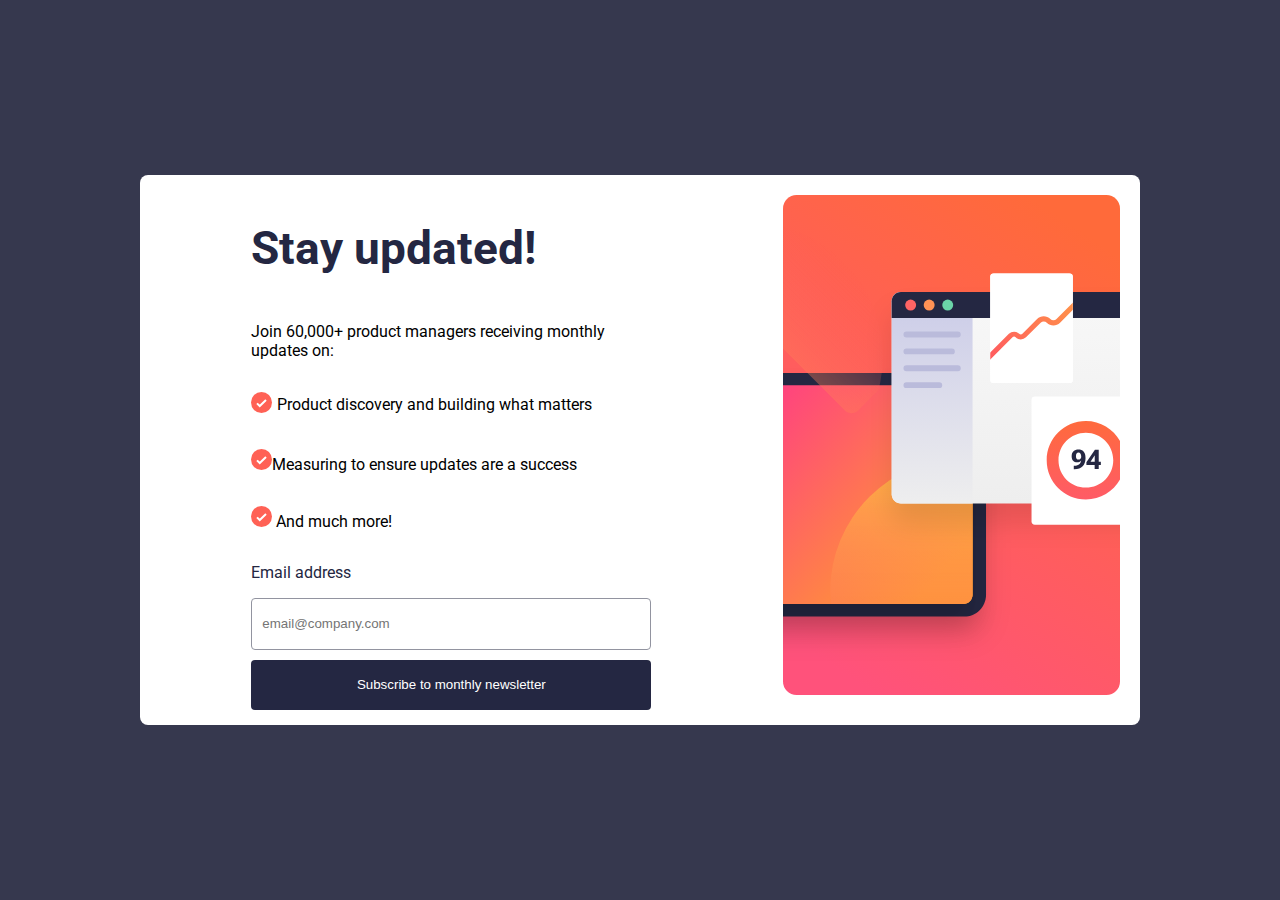
<file: newsletter-sign-up-with-success-message-main/index.html>
<!DOCTYPE html>
<html lang="en">
<head>
  <meta charset="UTF-8">
  <meta name="viewport" content="width=device-width, initial-scale=1.0"> <!-- displays site properly based on user's device -->
  <link rel="stylesheet" href="style.css">
  <link rel="icon" type="image/png" sizes="32x32" href="./assets/images/favicon-32x32.png">
  <link rel="preconnect" href="https://fonts.googleapis.com">
  <link rel="preconnect" href="https://fonts.gstatic.com" crossorigin>
  <link href="https://fonts.googleapis.com/css2?family=Roboto:ital,wght@0,100;0,300;0,400;0,500;0,700;0,900;1,100;1,300;1,400;1,500;1,700;1,900&display=swap" rel="stylesheet">
  <title>Frontend Mentor | Newsletter sign-up form with success message</title>

  <!-- Feel free to remove these styles or customise in your own stylesheet 👍 -->
  <style>
    .attribution { font-size: 11px; text-align: center; }
    .attribution a { color: hsl(228, 45%, 44%); }
  </style>
</head>
<body>

  <!-- Sign-up form start -->
<div class="main">
 <div id="left">
  <h1> Stay updated!</h1>
  <p>Join 60,000+ product managers receiving monthly updates on:</p>
  <p><span class="list"><img src="assets/images/icon-list.svg" alt="list"></span>Product discovery and building what matters</p>
  <p><span class="list"><img src="assets/images/icon-list.svg" alt="list">Measuring to ensure updates are a success</p>
  <p><span class="list"><img src="assets/images/icon-list.svg" alt="list"> And much more!</p>

    
      <p id="email">Email address <span id="valid" class="display-no">Valid email required</span></p>
      <input type="text" placeholder="email@company.com" id="input">
    
    <button id="btn">Subscribe to monthly newsletter</button>
    
  

</div id="right"> 
    <img id="kep" src="assets/images/illustration-sign-up-desktop.svg" alt="kep">
</div>
 

  <!-- Sign-up form end -->

  <!-- Success message start 
  
-->

  

  <!-- Success message end 
  <div class="attribution">
    Challenge by <a href="https://www.frontendmentor.io?ref=challenge" target="_blank">Frontend Mentor</a>. 
    Coded by <a href="#">Your Name Here</a>.
  </div>
  -->
  
  <script src="script.js"></script>
</body>
</html>
</file>
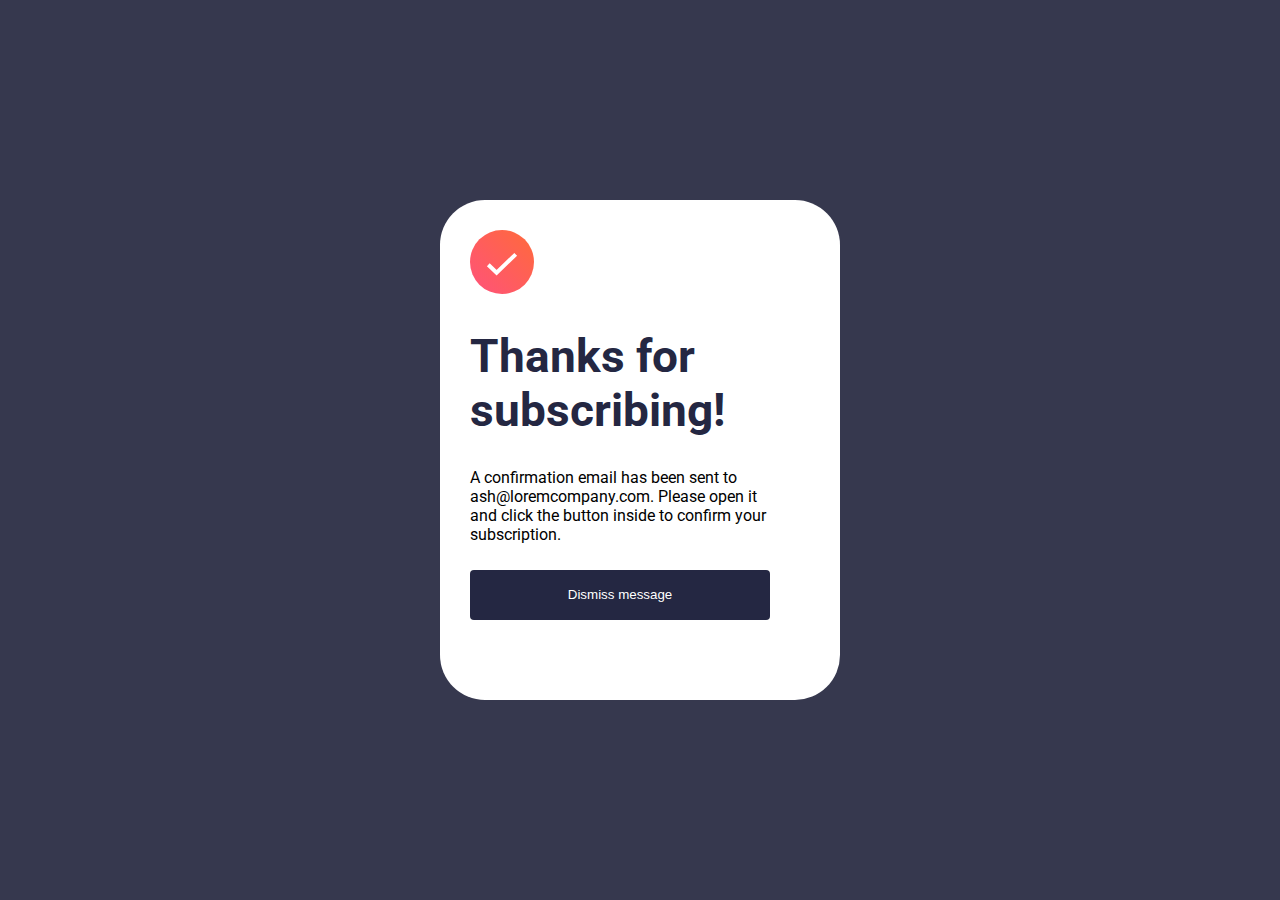
<file: newsletter-sign-up-with-success-message-main/done.html>
<!DOCTYPE html>
<html lang="en">
<head>
    <meta charset="UTF-8">
    <meta name="viewport" content="width=device-width, initial-scale=1.0">
    <title>Thanks for subscribing!</title>
    <link rel="stylesheet" href="style.css">
    <link rel="icon" type="image/png" sizes="32x32" href="./assets/images/favicon-32x32.png">
  <link rel="preconnect" href="https://fonts.googleapis.com">
  <link rel="preconnect" href="https://fonts.gstatic.com" crossorigin>
  <link href="https://fonts.googleapis.com/css2?family=Roboto:ital,wght@0,100;0,300;0,400;0,500;0,700;0,900;1,100;1,300;1,400;1,500;1,700;1,900&display=swap" rel="stylesheet">

</head>
<body>
    <div class="success">
        <div class="content">
            <img src="assets/images/icon-success.svg" alt="">
            <h1>Thanks for subscribing!</h1>
            <div class="thanks">
            <p>A confirmation email has been sent to          ash@loremcompany.com.
                Please open it and click the button inside to confirm your subscription.</p>
            </div>
            <button class="dismiss">Dismiss message</button>
        </div>

    </div>
</body>
</html>
</file>
<file: newsletter-sign-up-with-success-message-main/style.css>
body{
    margin: 0;
    padding: 0;
    height: 100vh;
    background-color: hsl(235, 18%, 26%);
    font-size: 16px;
    display: flex;
    align-items: center;
    text-align: left;
    font-family: Roboto;
}

.dismiss{
    width: 300px  ;
}

.dismiss:hover{
    background: linear-gradient(90deg,#ff0046 0%, #a500ff 80%);
    box-shadow: 10px 10px 37px -6px rgba(0,0,0,0.75);

}

.success{
    background-color: white;
    border-radius: 45px;
    margin: 0 auto;
    box-sizing: border-box;
    width: 400px;
    height: 500px;
    padding: 30px;
}

.content{
    width: 300px;
}

.main{
    background-color: white;
    border-radius: 8px;
    width: 1000px;
    display: flex;
    height: 550px;
    margin: 0 auto;
    box-sizing: border-box;
}

#left{
    display: flex;
    flex-direction: column;
    margin: auto;
    width: 400px;
}



#kep{
    height: 500px;
    margin: 20px;
}


p{
    display: flex;
    align-items: center;
}

h1{
    color: hsl(234, 29%, 20%);
    font-weight: 700;
    font-size: 46px;
}

button{
    background-color:  hsl(234, 29%, 20%);
    height: 50px;
    margin-top: 10px;
    border-radius: 4px;
    border: none;
    color: white;
    cursor: pointer;
}
a{
    text-decoration: none;
    color: hsl(0, 0%, 100%);
}

.list{
    margin-right: 5px;
}

input{
    border: 1px solid hsl(231, 7%, 60%);
    border-radius: 4px;
    height: 30px;
    padding: 10px;
    outline: none;
}

#email{
    color: hsl(234, 29%, 20%);
    display: flex;
    justify-content: space-between;
}

.invalid{
    border:1px solid  hsl(4, 100%, 67%);
    background-color: hsl(4, 81%, 80%);
    color:hsl(4, 100%, 67%) ;
}

#valid{
    color: hsl(4, 100%, 67%);
    
}

.display-no{
    display: none;
}

.display-yes{
    display: inline-block;
}
</file>
